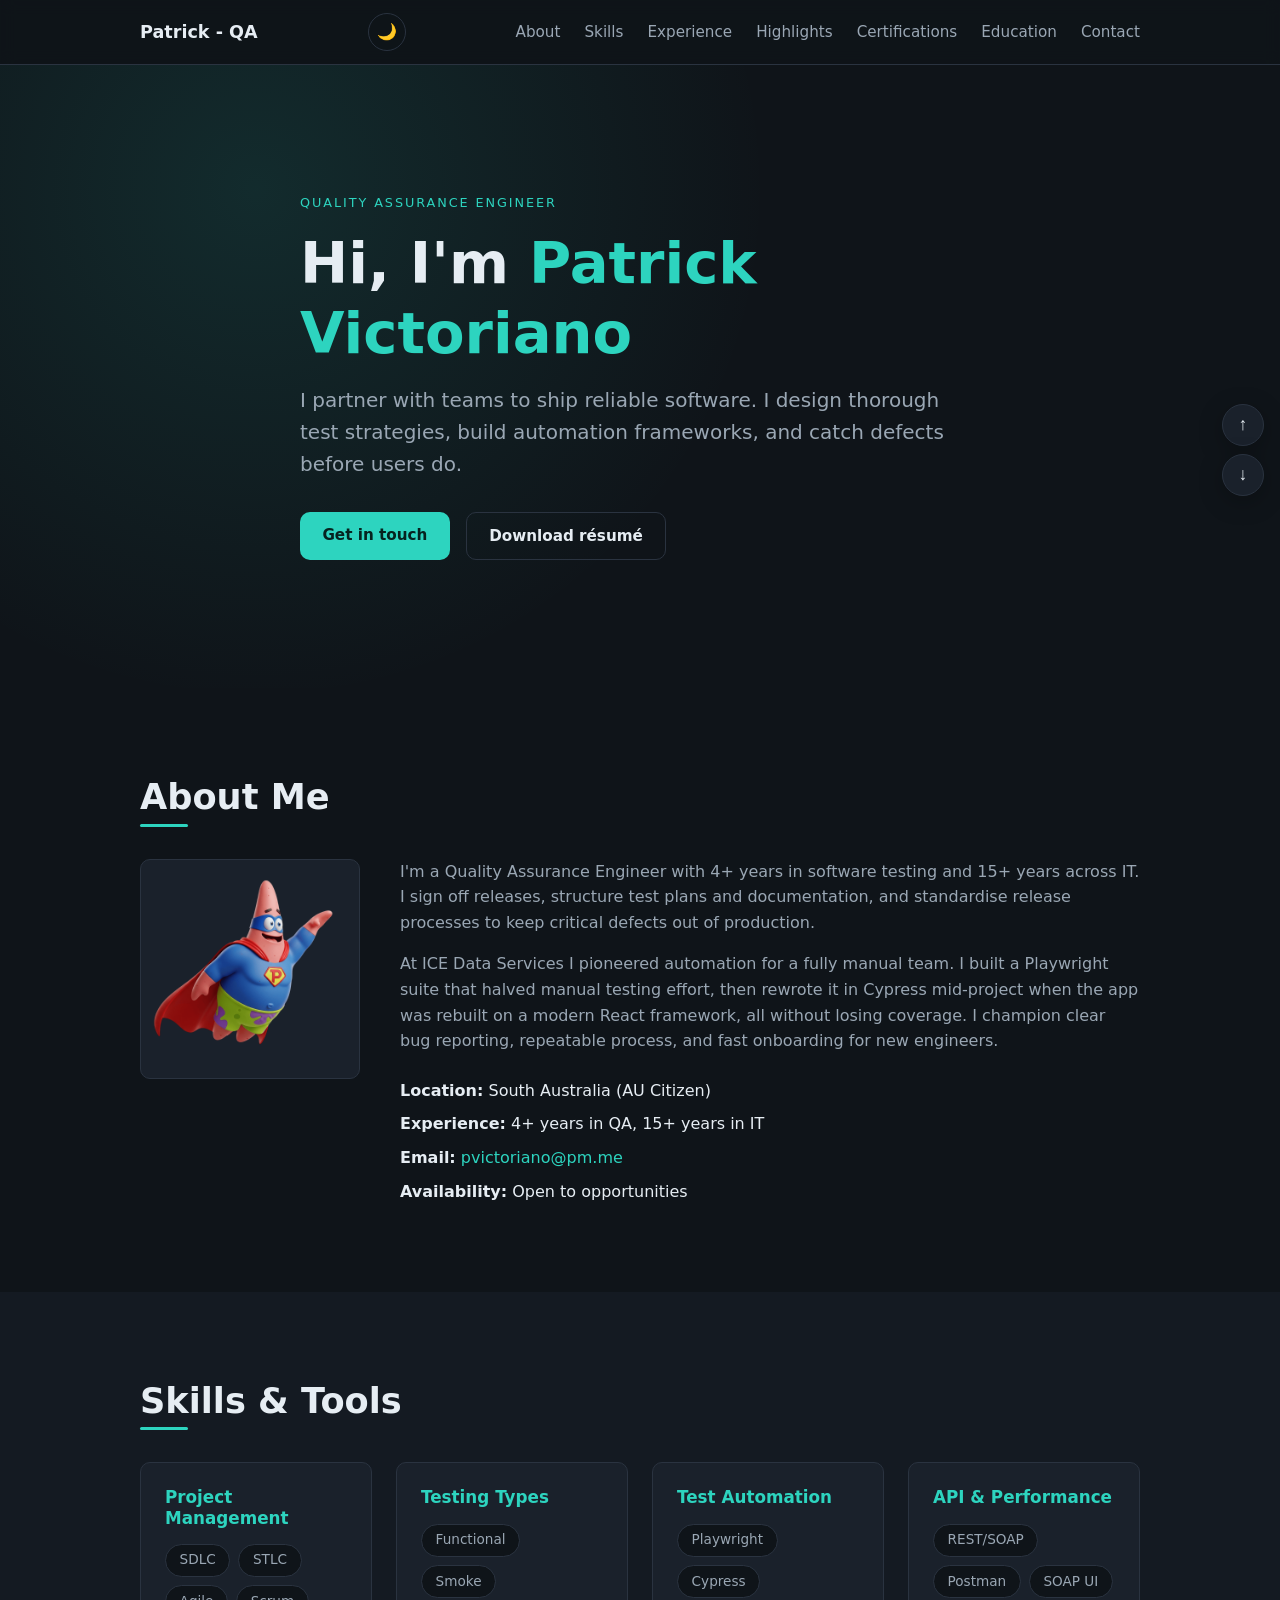
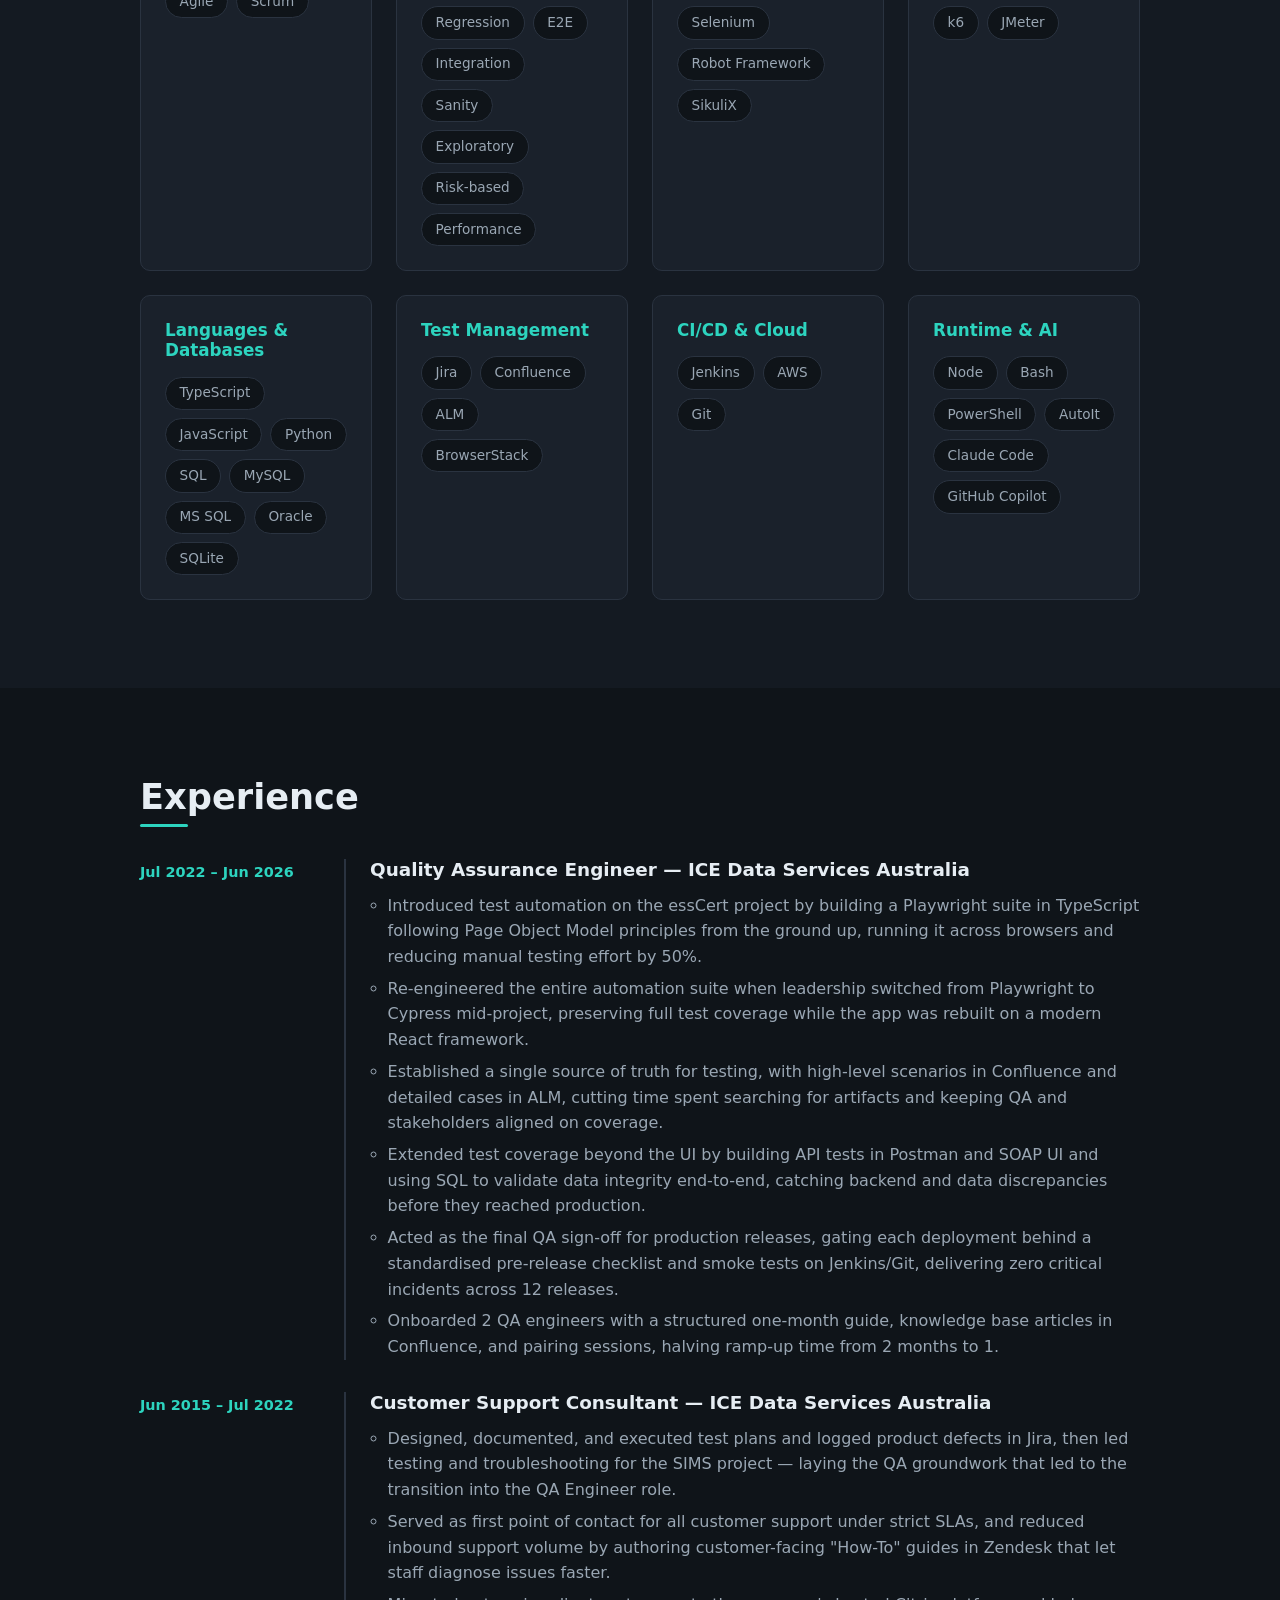
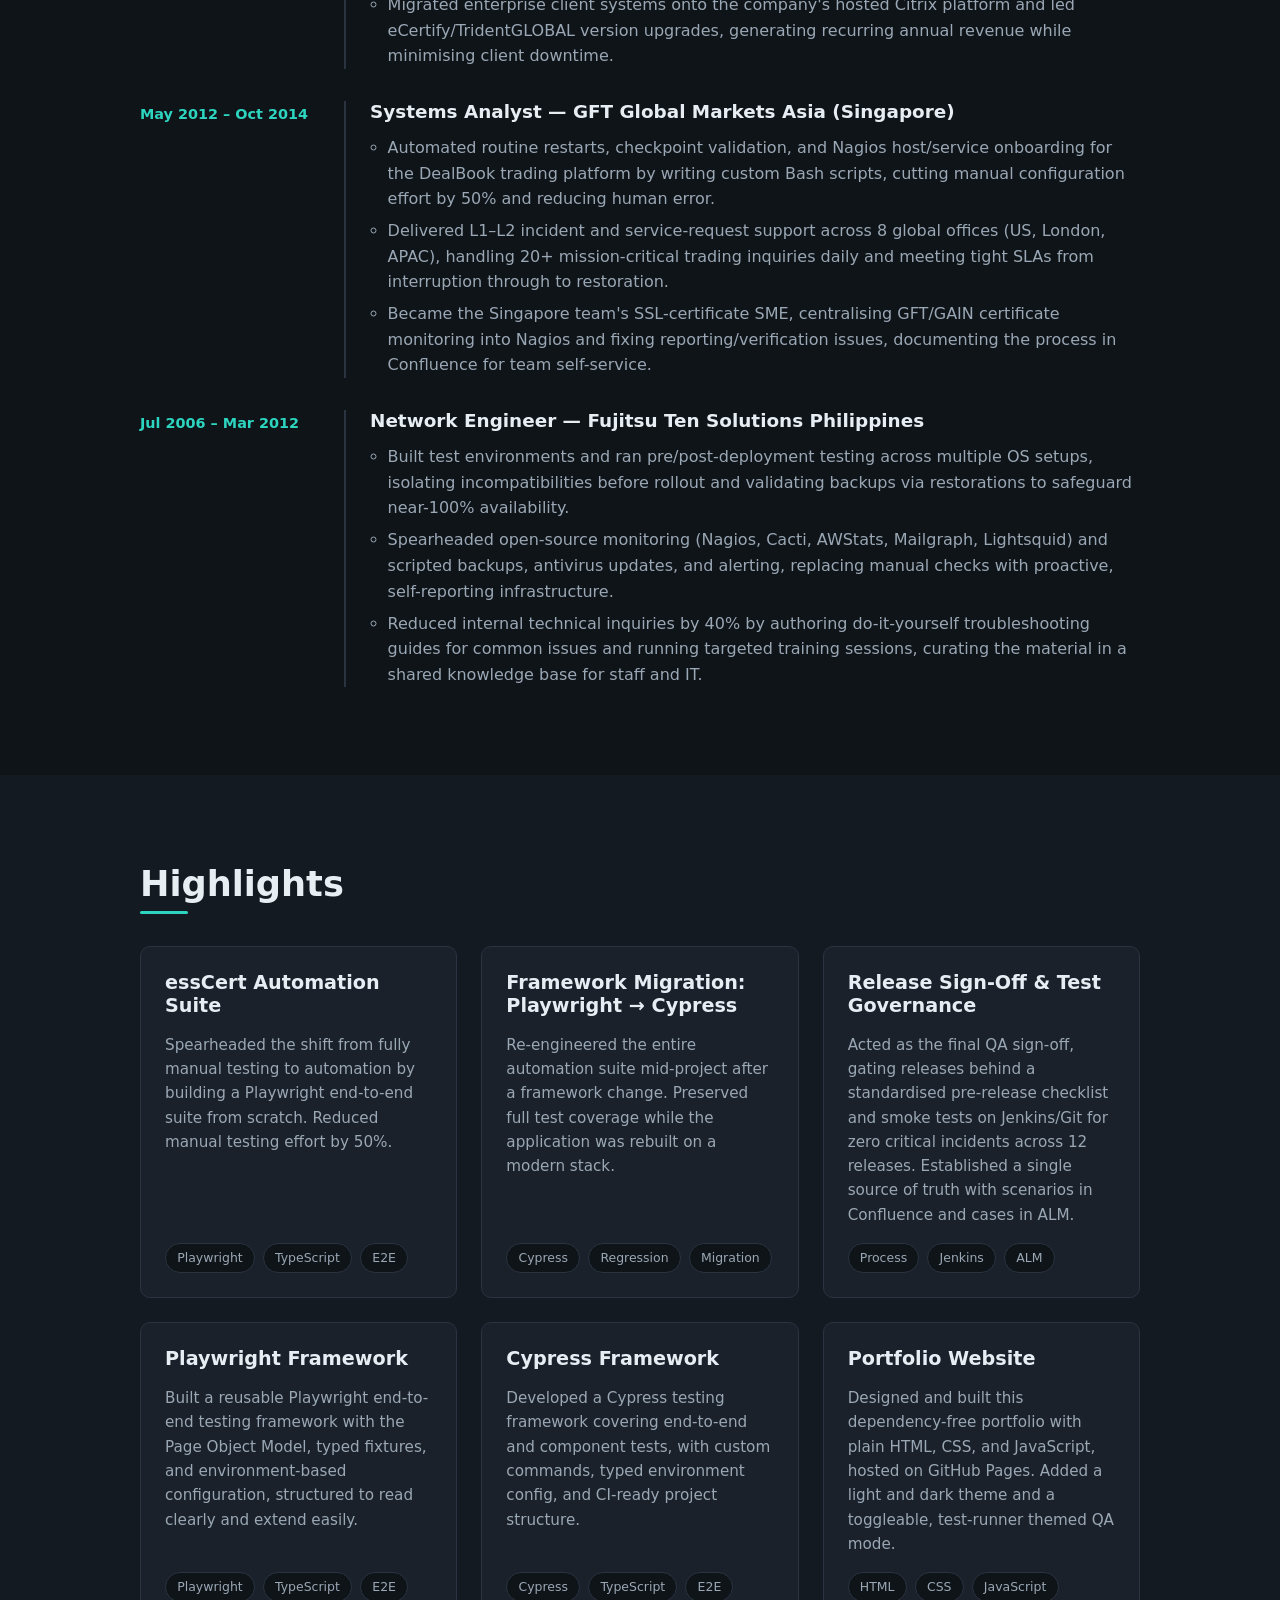
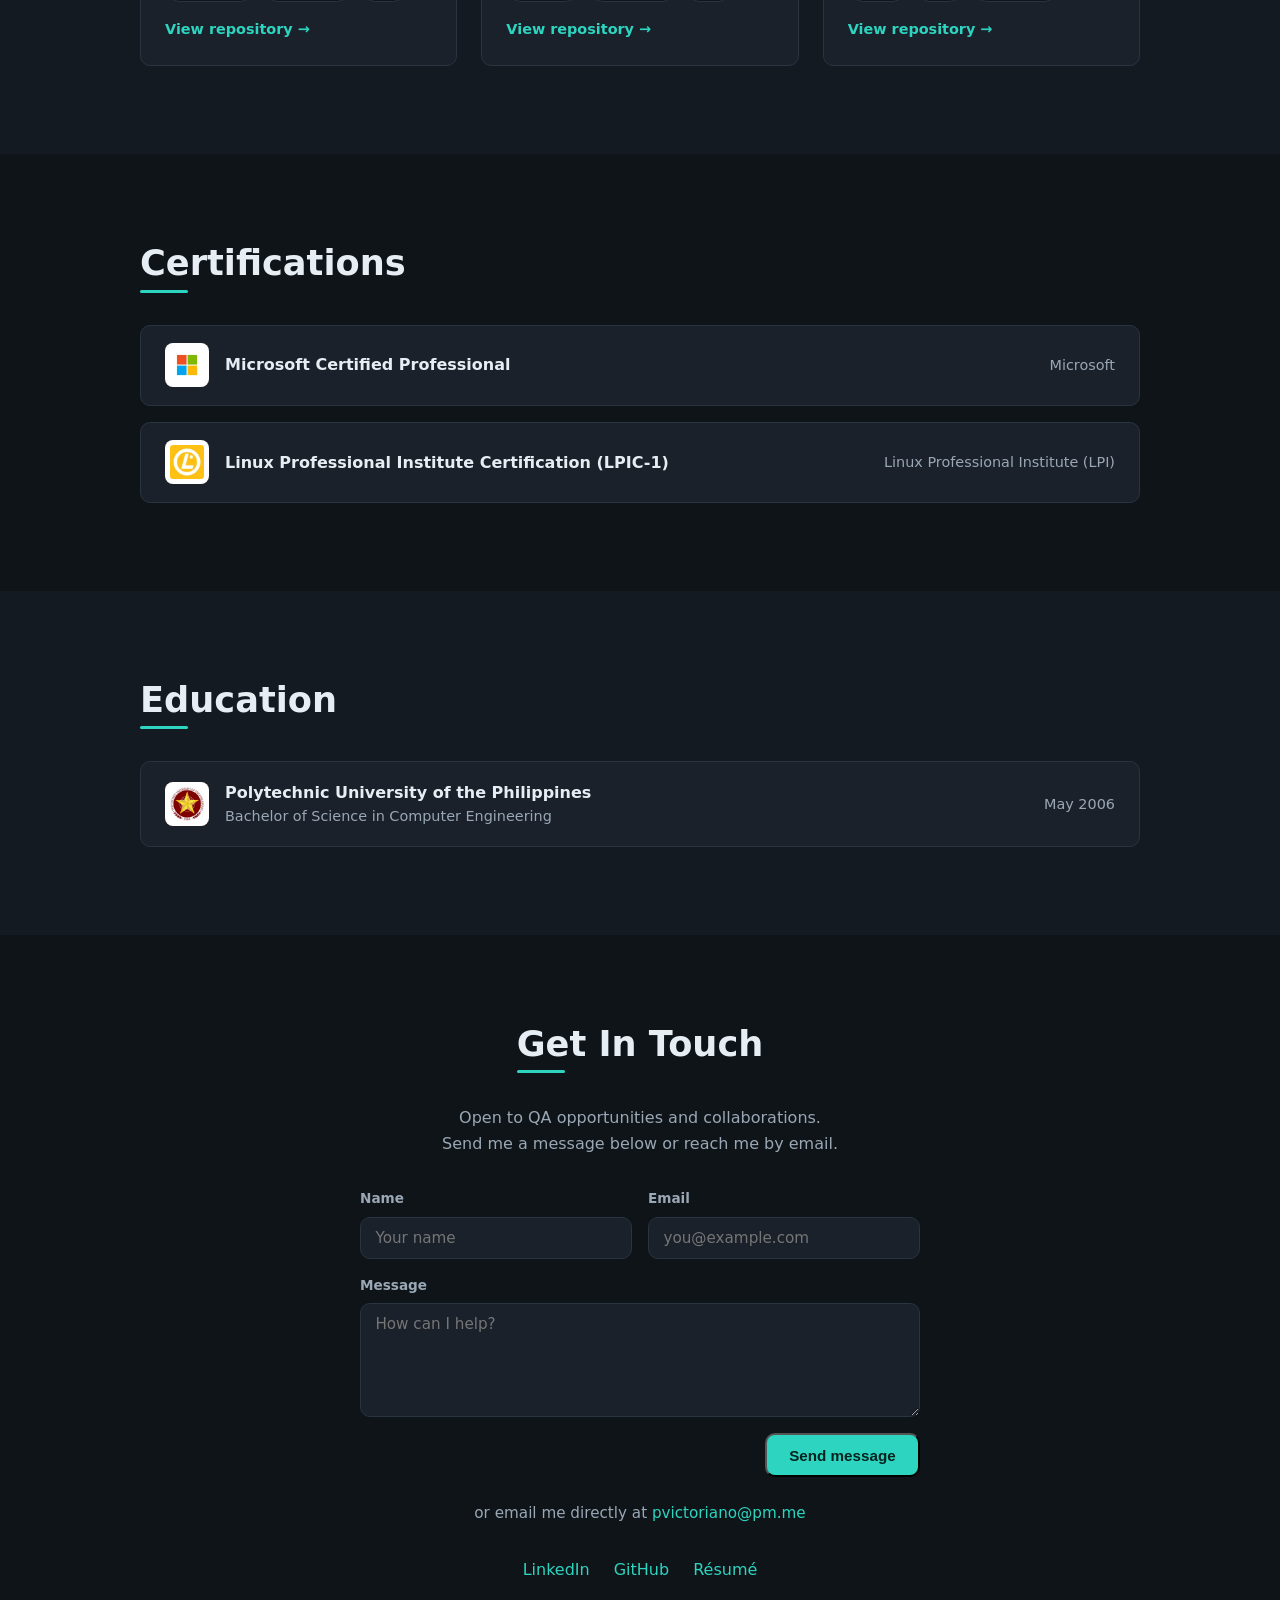
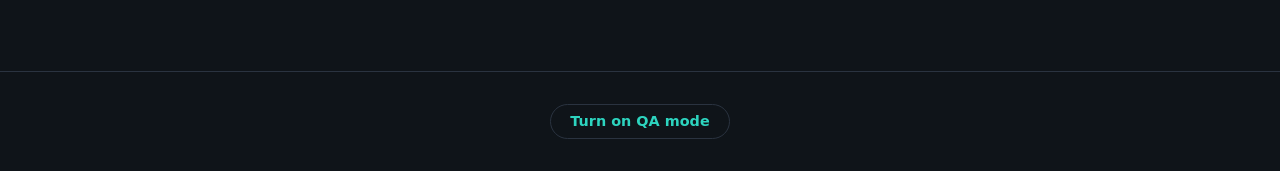
<file: index.html>
<!doctype html>
<html lang="en">
  <head>
    <meta charset="UTF-8" />
    <meta name="viewport" content="width=device-width, initial-scale=1.0" />
    <meta
      name="description"
      content="Portfolio of Patrick Victoriano, QA Engineer specialising in test automation, manual testing, and quality assurance."
    />
    <meta name="author" content="Patrick Victoriano" />
    <title>Patrick Victoriano — QA Engineer</title>
    <link rel="icon" type="image/svg+xml" href="assets/favicon.svg" />
    <link rel="preconnect" href="https://fonts.googleapis.com" />
    <link rel="preconnect" href="https://fonts.gstatic.com" crossorigin />
    <link
      href="https://fonts.googleapis.com/css2?family=Space+Grotesk:wght@500;600;700&family=Inter:wght@400;500;600&family=JetBrains+Mono:wght@400;500&display=swap"
      rel="stylesheet"
    />
    <link rel="stylesheet" href="css/style.css" />
    <link rel="stylesheet" href="css/qa-mode.css" />

    <!-- Cloudflare Turnstile — anti-spam CAPTCHA for the contact form.
         Formspree verifies the cf-turnstile-response token server-side. -->
    <script src="https://challenges.cloudflare.com/turnstile/v0/api.js" async defer></script>

    <!-- Apply saved view/theme before first paint to avoid a flash -->
    <script>
      ;(function () {
        if (localStorage.getItem("mode") === "qa") {
          document.documentElement.setAttribute("data-mode", "qa")
        }
        // New viewers default to dark theme; returning viewers keep their choice.
        var theme = localStorage.getItem("theme") || "dark"
        document.documentElement.setAttribute("data-theme", theme)
      })()
    </script>
  </head>
  <body>
    <!-- ===== Header / Navigation ===== -->
    <header class="site-header">
      <nav class="nav container" aria-label="Primary">
        <a href="#hero" class="nav__logo">Patrick - QA</a>
        <div class="nav__actions">
          <button class="theme-toggle" id="theme-toggle" type="button" aria-label="Toggle color theme">
            <span class="theme-toggle__icon" aria-hidden="true">🌙</span>
          </button>
          <button class="nav__toggle" aria-expanded="false" aria-controls="nav-menu" aria-label="Toggle navigation">
            <span></span><span></span><span></span>
          </button>
        </div>
        <ul class="nav__menu" id="nav-menu">
          <li><a href="#about">About</a></li>
          <li><a href="#skills">Skills</a></li>
          <li><a href="#experience">Experience</a></li>
          <li><a href="#projects">Highlights</a></li>
          <li><a href="#certifications">Certifications</a></li>
          <li><a href="#education">Education</a></li>
          <li><a href="#contact">Contact</a></li>
        </ul>
      </nav>
    </header>

    <main>
      <!-- ===== Hero ===== -->
      <section id="hero" class="hero">
        <div class="container hero__inner">
          <p class="status qa-only" role="status">
            <span class="status__dot" aria-hidden="true"></span>
            <span class="status__pass">✓ Open to work</span>
            <span class="status__sep">·</span> South Australia <span class="status__sep">·</span> QA Engineer
          </p>
          <p class="hero__eyebrow">Quality Assurance Engineer</p>
          <h1 class="hero__title">Hi, I'm <span class="accent">Patrick Victoriano</span></h1>
          <p class="hero__subtitle">
            I partner with teams to ship reliable software. I design thorough test strategies, build automation frameworks, and catch defects before
            users do.
          </p>
          <div class="hero__actions">
            <a href="#contact" class="btn btn--primary">Get in touch</a>
            <a href="assets/pvictoriano-resume-qa.pdf" class="btn btn--ghost" target="_blank" rel="noopener">Download résumé</a>
          </div>

          <!-- Test run (QA mode only) -->
          <p class="eyebrow qa-only">expect(candidate).toPass()</p>
          <pre class="run qa-only" aria-hidden="true"><span class="run__cmd">$ npx playwright test</span>
<span class="run__ok">✓</span> manual + automated testing  <span class="run__dim">(4+ y)</span>
<span class="run__ok">✓</span> playwright · typescript     <span class="run__dim">passed</span>
<span class="run__ok">✓</span> cypress · frameworks        <span class="run__dim">passed</span>
<span class="run__sum">3 passed</span> · 0 failed · open to new roles</pre>
        </div>
      </section>

      <!-- ===== About ===== -->
      <section id="about" class="section">
        <div class="container">
          <p class="eyebrow qa-only">expect(background).toBeSolid()</p>
          <h2 class="section__title">About Me</h2>
          <div class="about">
            <img class="about__photo" src="assets/patrick-star-superhero.png" alt="Portrait of Patrick Victoriano" />
            <div class="about__text">
              <p>
                I'm a Quality Assurance Engineer with 4+ years in software testing and 15+ years across IT. I sign off releases,
                structure test plans and documentation, and standardise release processes to keep critical defects out of production.
              </p>
              <p>
                At ICE Data Services I pioneered automation for a fully manual team. I built a Playwright suite that halved manual testing effort,
                then rewrote it in Cypress mid-project when the app was rebuilt on a modern React framework, all without losing coverage. I champion clear bug reporting,
                repeatable process, and fast onboarding for new engineers.
              </p>
              <ul class="about__facts">
                <li><strong>Location:</strong> South Australia (AU Citizen)</li>
                <li><strong>Experience:</strong> 4+ years in QA, 15+ years in IT</li>
                <li><strong>Email:</strong> <a href="mailto:pvictoriano@pm.me">pvictoriano@pm.me</a></li>
                <li><strong>Availability:</strong> Open to opportunities</li>
              </ul>
            </div>
          </div>
        </div>
      </section>

      <!-- ===== Skills ===== -->
      <section id="skills" class="section section--alt">
        <div class="container">
          <p class="eyebrow qa-only">expect(stack).toBeBattleTested()</p>
          <h2 class="section__title">Skills &amp; Tools</h2>
          <div class="skills">
            <div class="skills__group">
              <h3>Project Management</h3>
              <ul class="tags">
                <li>SDLC</li>
                <li>STLC</li>
                <li>Agile</li>
                <li>Scrum</li>
              </ul>
            </div>
            <div class="skills__group">
              <h3>Testing Types</h3>
              <ul class="tags">
                <li>Functional</li>
                <li>Smoke</li>
                <li>Regression</li>
                <li>E2E</li>
                <li>Integration</li>
                <li>Sanity</li>
                <li>Exploratory</li>
                <li>Risk-based</li>
                <li>Performance</li>
              </ul>
            </div>
            <div class="skills__group">
              <h3>Test Automation</h3>
              <ul class="tags">
                <li>Playwright</li>
                <li>Cypress</li>
                <li>Selenium</li>
                <li>Robot Framework</li>
                <li>SikuliX</li>
              </ul>
            </div>
            <div class="skills__group">
              <h3>API &amp; Performance</h3>
              <ul class="tags">
                <li>REST/SOAP</li>
                <li>Postman</li>
                <li>SOAP UI</li>
                <li>k6</li>
                <li>JMeter</li>
              </ul>
            </div>
            <div class="skills__group">
              <h3>Languages &amp; Databases</h3>
              <ul class="tags">
                <li>TypeScript</li>
                <li>JavaScript</li>
                <li>Python</li>
                <li>SQL</li>
                <li>MySQL</li>
                <li>MS SQL</li>
                <li>Oracle</li>
                <li>SQLite</li>
              </ul>
            </div>
            <div class="skills__group">
              <h3>Test Management</h3>
              <ul class="tags">
                <li>Jira</li>
                <li>Confluence</li>
                <li>ALM</li>
                <li>BrowserStack</li>
              </ul>
            </div>
            <div class="skills__group">
              <h3>CI/CD &amp; Cloud</h3>
              <ul class="tags">
                <li>Jenkins</li>
                <li>AWS</li>
                <li>Git</li>
              </ul>
            </div>
            <div class="skills__group">
              <h3>Runtime &amp; AI</h3>
              <ul class="tags">
                <li>Node</li>
                <li>Bash</li>
                <li>PowerShell</li>
                <li>AutoIt</li>
                <li>Claude Code</li>
                <li>GitHub Copilot</li>
              </ul>
            </div>
          </div>
        </div>
      </section>

      <!-- ===== Experience ===== -->
      <section id="experience" class="section">
        <div class="container">
          <p class="eyebrow qa-only">expect(experience).toBeProven()</p>
          <h2 class="section__title">Experience</h2>
          <ol class="timeline">
            <li class="timeline__item">
              <div class="timeline__meta">
                <span class="timeline__date">Jul 2022 – Jun 2026</span>
              </div>
              <div class="timeline__content">
                <h3>Quality Assurance Engineer — ICE Data Services Australia</h3>
                <ul>
                  <li>
                    Introduced test automation on the essCert project by building a Playwright suite in TypeScript following Page Object Model principles
                    from the ground up, running it across browsers and reducing manual testing effort by 50%.
                  </li>
                  <li>
                    Re-engineered the entire automation suite when leadership switched from Playwright to Cypress mid-project, preserving full test
                    coverage while the app was rebuilt on a modern React framework.
                  </li>
                  <li>
                    Established a single source of truth for testing, with high-level scenarios in Confluence and detailed cases in ALM, cutting time
                    spent searching for artifacts and keeping QA and stakeholders aligned on coverage.
                  </li>
                  <li>
                    Extended test coverage beyond the UI by building API tests in Postman and SOAP UI and using SQL to validate data integrity
                    end-to-end, catching backend and data discrepancies before they reached production.
                  </li>
                  <li>
                    Acted as the final QA sign-off for production releases, gating each deployment behind a standardised pre-release checklist and smoke
                    tests on Jenkins/Git, delivering zero critical incidents across 12 releases.
                  </li>
                  <li>
                    Onboarded 2 QA engineers with a structured one-month guide, knowledge base articles in Confluence, and pairing sessions, halving
                    ramp-up time from 2 months to 1.
                  </li>
                </ul>
              </div>
            </li>
            <li class="timeline__item">
              <div class="timeline__meta">
                <span class="timeline__date">Jun 2015 – Jul 2022</span>
              </div>
              <div class="timeline__content">
                <h3>Customer Support Consultant — ICE Data Services Australia</h3>
                <ul>
                  <li>
                    Designed, documented, and executed test plans and logged product defects in Jira, then led testing and troubleshooting for the SIMS
                    project — laying the QA groundwork that led to the transition into the QA Engineer role.
                  </li>
                  <li>
                    Served as first point of contact for all customer support under strict SLAs, and reduced inbound support volume by authoring
                    customer-facing "How-To" guides in Zendesk that let staff diagnose issues faster.
                  </li>
                  <li>
                    Migrated enterprise client systems onto the company's hosted Citrix platform and led eCertify/TridentGLOBAL version upgrades,
                    generating recurring annual revenue while minimising client downtime.
                  </li>
                </ul>
              </div>
            </li>
            <li class="timeline__item">
              <div class="timeline__meta">
                <span class="timeline__date">May 2012 – Oct 2014</span>
              </div>
              <div class="timeline__content">
                <h3>Systems Analyst — GFT Global Markets Asia (Singapore)</h3>
                <ul>
                  <li>
                    Automated routine restarts, checkpoint validation, and Nagios host/service onboarding for the DealBook trading platform by writing
                    custom Bash scripts, cutting manual configuration effort by 50% and reducing human error.
                  </li>
                  <li>
                    Delivered L1–L2 incident and service-request support across 8 global offices (US, London, APAC), handling 20+ mission-critical
                    trading inquiries daily and meeting tight SLAs from interruption through to restoration.
                  </li>
                  <li>
                    Became the Singapore team's SSL-certificate SME, centralising GFT/GAIN certificate monitoring into Nagios and fixing
                    reporting/verification issues, documenting the process in Confluence for team self-service.
                  </li>
                </ul>
              </div>
            </li>
            <li class="timeline__item">
              <div class="timeline__meta">
                <span class="timeline__date">Jul 2006 – Mar 2012</span>
              </div>
              <div class="timeline__content">
                <h3>Network Engineer — Fujitsu Ten Solutions Philippines</h3>
                <ul>
                  <li>
                    Built test environments and ran pre/post-deployment testing across multiple OS setups, isolating incompatibilities before rollout
                    and validating backups via restorations to safeguard near-100% availability.
                  </li>
                  <li>
                    Spearheaded open-source monitoring (Nagios, Cacti, AWStats, Mailgraph, Lightsquid) and scripted backups, antivirus updates, and
                    alerting, replacing manual checks with proactive, self-reporting infrastructure.
                  </li>
                  <li>
                    Reduced internal technical inquiries by 40% by authoring do-it-yourself troubleshooting guides for common issues and running
                    targeted training sessions, curating the material in a shared knowledge base for staff and IT.
                  </li>
                </ul>
              </div>
            </li>
          </ol>
        </div>
      </section>

      <!-- ===== Projects ===== -->
      <section id="projects" class="section section--alt">
        <div class="container">
          <p class="eyebrow qa-only">expect(work).toShipReliably()</p>
          <h2 class="section__title">Highlights</h2>
          <div class="projects">
            <article class="card">
              <h3 class="card__title">essCert Automation Suite</h3>
              <p class="card__desc">
                Spearheaded the shift from fully manual testing to automation by building a Playwright end-to-end suite from scratch. Reduced manual
                testing effort by 50%.
              </p>
              <ul class="tags tags--sm">
                <li>Playwright</li>
                <li>TypeScript</li>
                <li>E2E</li>
              </ul>
            </article>

            <article class="card">
              <h3 class="card__title">Framework Migration: Playwright → Cypress</h3>
              <p class="card__desc">
                Re-engineered the entire automation suite mid-project after a framework change. Preserved full test coverage while the application was
                rebuilt on a modern stack.
              </p>
              <ul class="tags tags--sm">
                <li>Cypress</li>
                <li>Regression</li>
                <li>Migration</li>
              </ul>
            </article>

            <article class="card">
              <h3 class="card__title">Release Sign-Off &amp; Test Governance</h3>
              <p class="card__desc">
                Acted as the final QA sign-off, gating releases behind a standardised pre-release checklist and smoke tests on Jenkins/Git for zero
                critical incidents across 12 releases. Established a single source of truth with scenarios in Confluence and cases in ALM.
              </p>
              <ul class="tags tags--sm">
                <li>Process</li>
                <li>Jenkins</li>
                <li>ALM</li>
              </ul>
            </article>

            <article class="card">
              <h3 class="card__title">Playwright Framework</h3>
              <p class="card__desc">
                Built a reusable Playwright end-to-end testing framework with the Page Object Model, typed fixtures, and environment-based
                configuration, structured to read clearly and extend easily.
              </p>
              <ul class="tags tags--sm">
                <li>Playwright</li>
                <li>TypeScript</li>
                <li>E2E</li>
              </ul>
              <div class="card__links">
                <a href="https://github.com/pvictoriano-gh/playwright-framework" target="_blank" rel="noopener">View repository →</a>
              </div>
            </article>

            <article class="card">
              <h3 class="card__title">Cypress Framework</h3>
              <p class="card__desc">
                Developed a Cypress testing framework covering end-to-end and component tests, with custom commands, typed environment config, and
                CI-ready project structure.
              </p>
              <ul class="tags tags--sm">
                <li>Cypress</li>
                <li>TypeScript</li>
                <li>E2E</li>
              </ul>
              <div class="card__links">
                <a href="https://github.com/pvictoriano-gh/cypress-framework" target="_blank" rel="noopener">View repository →</a>
              </div>
            </article>

            <article class="card">
              <h3 class="card__title">Portfolio Website</h3>
              <p class="card__desc">
                Designed and built this dependency-free portfolio with plain HTML, CSS, and JavaScript, hosted on GitHub Pages. Added a light and dark
                theme and a toggleable, test-runner themed QA mode.
              </p>
              <ul class="tags tags--sm">
                <li>HTML</li>
                <li>CSS</li>
                <li>JavaScript</li>
              </ul>
              <div class="card__links">
                <a href="https://github.com/pvictoriano-gh/pvictoriano-gh.github.io" target="_blank" rel="noopener">View repository →</a>
              </div>
            </article>
          </div>
        </div>
      </section>

      <!-- ===== Certifications ===== -->
      <section id="certifications" class="section">
        <div class="container">
          <p class="eyebrow qa-only">expect(certs).toBeOnRecord()</p>
          <h2 class="section__title">Certifications</h2>
          <ul class="certs">
            <li class="certs__item">
              <img class="certs__logo" src="assets/microsoft_logo.jpg" alt="Microsoft logo" />
              <span class="certs__name">Microsoft Certified Professional</span>
              <span class="certs__issuer">Microsoft</span>
            </li>
            <li class="certs__item">
              <img class="certs__logo" src="assets/linux_logo.jpg" alt="Linux Professional Institute logo" />
              <span class="certs__name">Linux Professional Institute Certification (LPIC-1)</span>
              <span class="certs__issuer">Linux Professional Institute (LPI)</span>
            </li>
          </ul>
        </div>
      </section>

      <!-- ===== Education ===== -->
      <section id="education" class="section section--alt">
        <div class="container">
          <p class="eyebrow qa-only">expect(degree).toExist()</p>
          <h2 class="section__title">Education</h2>
          <ul class="certs">
            <li class="certs__item">
              <img class="certs__logo" src="assets/school.jpg" alt="Polytechnic University of the Philippines logo" />
              <div class="certs__text">
                <span class="certs__name">Polytechnic University of the Philippines</span>
                <span class="certs__sub">Bachelor of Science in Computer Engineering</span>
              </div>
              <span class="certs__issuer">May 2006</span>
            </li>
          </ul>
        </div>
      </section>

      <!-- ===== Contact ===== -->
      <section id="contact" class="section">
        <div class="container contact">
          <p class="eyebrow qa-only">expect(reply).toBeReceived()</p>
          <h2 class="section__title">Get In Touch</h2>
          <p class="contact__lead">Open to QA opportunities and collaborations.<br />Send me a message below or reach me by email.</p>

          <!--
          Contact form powered by Formspree (free tier).
          1. Sign up at https://formspree.io and create a new form.
          2. Replace YOUR_FORM_ID below with the ID Formspree gives you.
          Static GitHub Pages sites can't process forms server-side, so a
          service like Formspree handles delivery to your inbox.
        -->
          <form id="contact-form" class="contact__form" action="https://formspree.io/f/xzdldlkl" method="POST">
            <div class="form__row">
              <label class="form__field">
                <span>Name</span>
                <input type="text" name="name" placeholder="Your name" required />
              </label>
              <label class="form__field">
                <span>Email</span>
                <input type="email" name="email" placeholder="you@example.com" required />
              </label>
            </div>
            <label class="form__field">
              <span>Message</span>
              <textarea name="message" rows="5" placeholder="How can I help?" required></textarea>
            </label>
            <!-- Honeypot: Formspree drops any submission where this is filled.
                 Hidden from real users via CSS; do not remove the _gotcha name. -->
            <div class="form__honeypot" aria-hidden="true">
              <label>Leave this field empty<input type="text" name="_gotcha" tabindex="-1" autocomplete="off" /></label>
            </div>
            <!-- Submit button with the Cloudflare Turnstile widget to its right.
                 Turnstile produces a cf-turnstile-response token that Formspree
                 verifies server-side. -->
            <div class="form__submit-row">
              <div class="cf-turnstile" data-sitekey="0x4AAAAAADsVRvM360_g7hv0" data-theme="auto"></div>
              <button type="submit" class="btn btn--primary">Send message</button>
            </div>
          </form>
          <p id="form-status" class="form__status" role="status" aria-live="polite" hidden></p>

          <p class="contact__or">
            or email me directly at
            <a href="mailto:pvictoriano@pm.me">pvictoriano@pm.me</a>
          </p>
          <ul class="contact__links">
            <li><a href="https://www.linkedin.com/in/pvictoriano">LinkedIn</a></li>
            <li><a href="https://github.com/pvictoriano-gh">GitHub</a></li>
            <li><a href="assets/pvictoriano-resume-qa.pdf" target="_blank" rel="noopener">Résumé</a></li>
          </ul>
        </div>
      </section>
    </main>

    <!-- ===== Footer ===== -->
    <footer class="site-footer">
      <div class="container">
        <p>
          <button id="qa-toggle" class="qa-switch" type="button" aria-pressed="false">Turn on QA mode</button>
        </p>
      </div>
    </footer>

    <!-- ===== Scroll controls ===== -->
    <div class="scroll-controls">
      <button class="scroll-btn" id="scroll-top" type="button" aria-label="Scroll to top" title="Scroll to top">↑</button>
      <button class="scroll-btn" id="scroll-bottom" type="button" aria-label="Scroll to bottom" title="Scroll to bottom">↓</button>
    </div>

    <script>
      // Mobile nav toggle
      const toggle = document.querySelector(".nav__toggle")
      const menu = document.getElementById("nav-menu")
      toggle.addEventListener("click", () => {
        const open = menu.classList.toggle("nav__menu--open")
        toggle.setAttribute("aria-expanded", String(open))
      })
      menu.addEventListener("click", (e) => {
        if (e.target.tagName === "A") {
          menu.classList.remove("nav__menu--open")
          toggle.setAttribute("aria-expanded", "false")
        }
      })

      // Theme toggle with persistence
      const themeToggle = document.getElementById("theme-toggle")
      const icon = themeToggle.querySelector(".theme-toggle__icon")
      const stored = localStorage.getItem("theme")
      // New viewers default to dark theme; returning viewers keep their choice.
      const initial = stored || "dark"

      function applyTheme(theme) {
        document.documentElement.setAttribute("data-theme", theme)
        icon.textContent = theme === "light" ? "☀️" : "🌙"
      }
      applyTheme(initial)

      themeToggle.addEventListener("click", () => {
        const next = document.documentElement.getAttribute("data-theme") === "light" ? "dark" : "light"
        applyTheme(next)
        localStorage.setItem("theme", next)
      })

      // QA mode — re-skins the whole page in the test-runner style.
      // The data-mode attribute is set pre-paint by the <head> script;
      // here we just sync the button label and handle clicks.
      const qaToggle = document.getElementById("qa-toggle")

      function applyMode(mode) {
        const isQa = mode === "qa"
        document.documentElement.setAttribute("data-mode", isQa ? "qa" : "standard")
        qaToggle.setAttribute("aria-pressed", String(isQa))
        qaToggle.textContent = isQa ? "Turn off QA mode" : "Turn on QA mode"
      }
      applyMode(localStorage.getItem("mode"))

      qaToggle.addEventListener("click", () => {
        const next = document.documentElement.getAttribute("data-mode") === "qa" ? "standard" : "qa"
        applyMode(next)
        localStorage.setItem("mode", next)
        window.scrollTo({ top: 0, behavior: "instant" })
      })

      // Scroll controls — smooth scroll to the top / bottom of the page
      document.getElementById("scroll-top").addEventListener("click", () => {
        window.scrollTo({ top: 0, behavior: "smooth" })
      })
      document.getElementById("scroll-bottom").addEventListener("click", () => {
        window.scrollTo({ top: document.documentElement.scrollHeight, behavior: "smooth" })
      })

      // Contact form — submit via AJAX so the visitor stays on the page, then
      // show an inline confirmation. Cloudflare Turnstile adds its token as a
      // hidden cf-turnstile-response field, which FormData picks up and
      // Formspree verifies server-side.
      const contactForm = document.getElementById("contact-form")
      const formStatus = document.getElementById("form-status")

      function showStatus(message, ok) {
        formStatus.textContent = message
        formStatus.classList.toggle("form__status--error", !ok)
        formStatus.hidden = false
      }

      contactForm.addEventListener("submit", async (e) => {
        e.preventDefault()

        // Require the captcha before submitting. Only enforced when the widget
        // has loaded, so a blocked Turnstile script never traps real visitors.
        if (window.turnstile && !window.turnstile.getResponse()) {
          showStatus("Please complete the captcha.", false)
          return
        }

        const button = contactForm.querySelector("button[type='submit']")
        button.disabled = true

        try {
          const response = await fetch(contactForm.action, {
            method: "POST",
            body: new FormData(contactForm),
            headers: { Accept: "application/json" },
          })

          if (response.ok) {
            showStatus("✓ Thanks! Your message has been sent.", true)
            contactForm.reset()
            // Dismiss the confirmation on the next click anywhere on the page.
            document.addEventListener(
              "click",
              () => {
                formStatus.hidden = true
              },
              { once: true },
            )
          } else {
            const data = await response.json().catch(() => ({}))
            // Formspree may return either an `errors` array (field-level) or a
            // single `error` string (form-level, e.g. CAPTCHA/config issues).
            let msg = data.errors ? data.errors.map((err) => err.message).join(", ") : data.error || "Something went wrong. Please try again."
            // Normalise any Turnstile/captcha-worded server error to one message.
            if (/turnstile|captcha/i.test(msg)) msg = "Please complete the captcha."
            showStatus(msg, false)
          }
        } catch {
          showStatus("Network error. Please try again, or email me directly.", false)
        } finally {
          button.disabled = false
          // Reset Turnstile so the next submit gets a fresh token (tokens are
          // single-use). No-op if the widget script hasn't loaded.
          if (window.turnstile) window.turnstile.reset()
        }
      })
    </script>
  </body>
</html>
</file>
<file: css/style.css>
/* ============================================================
   Patrick — QA Engineer Portfolio
   Plain CSS, no frameworks. Edit the variables below to
   quickly re-theme the whole site.
   ============================================================ */

:root {
  --color-bg: #0f1419;
  --color-surface: #1a212b;
  --color-surface-alt: #141a22;
  --color-text: #e6edf3;
  --color-muted: #9aa7b4;
  --color-accent: #2dd4bf;
  --color-accent-dark: #14b8a6;
  --color-border: #2a3340;

  --font-sans: system-ui, -apple-system, "Segoe UI", Roboto, Helvetica, Arial, sans-serif;
  --max-width: 1040px;
  --radius: 10px;
  --shadow: 0 6px 24px rgba(0, 0, 0, 0.25);
}

/* Light theme — applied when <html data-theme="light"> */
[data-theme="light"] {
  --color-bg: #f7f9fb;
  --color-surface: #ffffff;
  --color-surface-alt: #eef2f6;
  --color-text: #1a212b;
  --color-muted: #5a6776;
  --color-accent: #0d9488;
  --color-accent-dark: #0f766e;
  --color-border: #d8e0e8;
  --shadow: 0 6px 24px rgba(15, 20, 25, 0.08);
}

body {
  transition: background-color 0.3s, color 0.3s;
}

/* ===== Reset / base ===== */
*,
*::before,
*::after {
  box-sizing: border-box;
  margin: 0;
}

html {
  scroll-behavior: smooth;
}

body {
  font-family: var(--font-sans);
  background-color: var(--color-bg);
  color: var(--color-text);
  line-height: 1.6;
  -webkit-font-smoothing: antialiased;
}

a {
  color: var(--color-accent);
  text-decoration: none;
}

a:hover {
  text-decoration: underline;
}

img {
  max-width: 100%;
  display: block;
}

h1, h2, h3 {
  line-height: 1.2;
  font-weight: 700;
}

.container {
  width: 100%;
  max-width: var(--max-width);
  margin-inline: auto;
  padding-inline: 1.25rem;
}

/* ===== Header / Nav ===== */
.site-header {
  position: sticky;
  top: 0;
  z-index: 50;
  background-color: rgba(15, 20, 25, 0.85);
  backdrop-filter: blur(8px);
  border-bottom: 1px solid var(--color-border);
}

.nav {
  display: flex;
  align-items: center;
  justify-content: space-between;
  min-height: 64px;
}

.nav__logo {
  font-weight: 700;
  font-size: 1.1rem;
  color: var(--color-text);
}

.nav__menu {
  list-style: none;
  display: flex;
  gap: 1.5rem;
  padding: 0;
}

.nav__menu a {
  color: var(--color-muted);
  font-size: 0.95rem;
  transition: color 0.2s;
}

.nav__menu a:hover {
  color: var(--color-text);
  text-decoration: none;
}

.nav__toggle {
  display: none;
  flex-direction: column;
  gap: 5px;
  background: none;
  border: 0;
  cursor: pointer;
  padding: 0.4rem;
}

.nav__toggle span {
  width: 24px;
  height: 2px;
  background: var(--color-text);
  border-radius: 2px;
}

/* ===== Buttons ===== */
.btn {
  display: inline-block;
  padding: 0.7rem 1.4rem;
  border-radius: var(--radius);
  font-weight: 600;
  font-size: 0.95rem;
  transition: transform 0.15s, background-color 0.2s, border-color 0.2s;
}

.btn:hover {
  text-decoration: none;
  transform: translateY(-2px);
}

.btn--primary {
  background-color: var(--color-accent);
  color: #06231f;
}

.btn--primary:hover {
  background-color: var(--color-accent-dark);
}

.btn--ghost {
  border: 1px solid var(--color-border);
  color: var(--color-text);
}

.btn--ghost:hover {
  border-color: var(--color-accent);
}

/* ===== Hero ===== */
.hero {
  padding: clamp(4rem, 12vw, 8rem) 0;
  background: radial-gradient(circle at 20% 20%, rgba(45, 212, 191, 0.12), transparent 45%);
}

.hero__inner {
  max-width: 720px;
}

.hero__eyebrow {
  text-transform: uppercase;
  letter-spacing: 0.15em;
  font-size: 0.8rem;
  color: var(--color-accent);
  margin-bottom: 1rem;
}

.hero__title {
  font-size: clamp(2.2rem, 6vw, 3.6rem);
  margin-bottom: 1rem;
}

.accent {
  color: var(--color-accent);
}

.hero__subtitle {
  font-size: clamp(1rem, 2.5vw, 1.25rem);
  color: var(--color-muted);
  margin-bottom: 2rem;
}

.hero__actions {
  display: flex;
  flex-wrap: wrap;
  gap: 1rem;
}

/* ===== Sections ===== */
.section {
  padding: clamp(3rem, 8vw, 5.5rem) 0;
}

.section--alt {
  background-color: var(--color-surface-alt);
}

.section__title {
  font-size: clamp(1.6rem, 4vw, 2.2rem);
  margin-bottom: 2.5rem;
  position: relative;
  display: inline-block;
}

.section__title::after {
  content: "";
  position: absolute;
  left: 0;
  bottom: -0.5rem;
  width: 48px;
  height: 3px;
  background-color: var(--color-accent);
  border-radius: 2px;
}

/* ===== About ===== */
.about {
  display: grid;
  grid-template-columns: 220px 1fr;
  gap: 2.5rem;
  align-items: start;
}

.about__photo {
  width: 220px;
  height: 220px;
  object-fit: cover;
  border-radius: var(--radius);
  border: 1px solid var(--color-border);
  background-color: var(--color-surface);
}

.about__text p {
  margin-bottom: 1rem;
  color: var(--color-muted);
}

.about__facts {
  list-style: none;
  padding: 0;
  margin-top: 1.5rem;
  display: grid;
  gap: 0.5rem;
}

.about__facts strong {
  color: var(--color-text);
}

/* ===== Skills ===== */
.skills {
  display: grid;
  grid-template-columns: repeat(auto-fit, minmax(220px, 1fr));
  gap: 1.5rem;
}

.skills__group {
  background-color: var(--color-surface);
  border: 1px solid var(--color-border);
  border-radius: var(--radius);
  padding: 1.5rem;
}

.skills__group h3 {
  font-size: 1.05rem;
  margin-bottom: 1rem;
  color: var(--color-accent);
}

.tags {
  list-style: none;
  padding: 0;
  display: flex;
  flex-wrap: wrap;
  gap: 0.5rem;
}

.tags li {
  background-color: var(--color-bg);
  border: 1px solid var(--color-border);
  border-radius: 999px;
  padding: 0.3rem 0.85rem;
  font-size: 0.85rem;
  color: var(--color-muted);
}

.tags--sm li {
  font-size: 0.78rem;
  padding: 0.25rem 0.7rem;
}

/* ===== Timeline / Experience ===== */
.timeline {
  list-style: none;
  padding: 0;
  display: grid;
  gap: 2rem;
}

.timeline__item {
  display: grid;
  grid-template-columns: 180px 1fr;
  gap: 1.5rem;
}

.timeline__date {
  color: var(--color-accent);
  font-size: 0.9rem;
  font-weight: 600;
}

.timeline__content {
  border-left: 2px solid var(--color-border);
  padding-left: 1.5rem;
}

.timeline__content h3 {
  font-size: 1.15rem;
  margin-bottom: 0.75rem;
}

.timeline__content ul {
  color: var(--color-muted);
  padding-left: 1.1rem;
  display: grid;
  gap: 0.4rem;
}

/* ===== Projects ===== */
.projects {
  display: grid;
  grid-template-columns: repeat(auto-fit, minmax(260px, 1fr));
  gap: 1.5rem;
}

.card {
  background-color: var(--color-surface);
  border: 1px solid var(--color-border);
  border-radius: var(--radius);
  padding: 1.5rem;
  display: flex;
  flex-direction: column;
  gap: 1rem;
  transition: transform 0.15s, border-color 0.2s;
}

.card:hover {
  transform: translateY(-4px);
  border-color: var(--color-accent);
}

.card__title {
  font-size: 1.2rem;
}

.card__desc {
  color: var(--color-muted);
  font-size: 0.95rem;
  flex-grow: 1;
}

.card__links {
  display: flex;
  gap: 1.25rem;
  font-size: 0.9rem;
  font-weight: 600;
}

/* ===== Certifications ===== */
.certs {
  list-style: none;
  padding: 0;
  display: grid;
  gap: 1rem;
}

.certs__item {
  background-color: var(--color-surface);
  border: 1px solid var(--color-border);
  border-radius: var(--radius);
  padding: 1.1rem 1.5rem;
  display: flex;
  align-items: center;
  flex-wrap: wrap;
  gap: 0.5rem 1rem;
}

.certs__logo {
  width: 44px;
  height: 44px;
  object-fit: contain;
  border-radius: 8px;
  background-color: #ffffff;
  padding: 5px;
  flex-shrink: 0;
}

.certs__name {
  font-weight: 600;
}

.certs__text {
  display: flex;
  flex-direction: column;
}

.certs__sub {
  color: var(--color-muted);
  font-size: 0.9rem;
}

.certs__issuer {
  margin-left: auto;
  color: var(--color-muted);
  font-size: 0.9rem;
}

/* ===== Contact ===== */
.contact {
  text-align: center;
}

.contact .section__title {
  display: inline-block;
}

.contact__lead {
  color: var(--color-muted);
  max-width: 540px;
  margin: 0 auto 2rem;
}

.contact__links {
  list-style: none;
  padding: 0;
  margin-top: 2rem;
  display: flex;
  justify-content: center;
  flex-wrap: wrap;
  gap: 1.5rem;
}

/* ===== Footer ===== */
.site-footer {
  border-top: 1px solid var(--color-border);
  padding: 2rem 0;
  text-align: center;
  color: var(--color-muted);
  font-size: 0.9rem;
}

/* ===== Scroll controls ===== */
.scroll-controls {
  position: fixed;
  right: 1rem;
  top: 50%;
  transform: translateY(-50%);
  z-index: 60;
  display: flex;
  flex-direction: column;
  gap: 0.5rem;
}

.scroll-btn {
  width: 42px;
  height: 42px;
  display: inline-flex;
  align-items: center;
  justify-content: center;
  background-color: var(--color-surface);
  color: var(--color-text);
  border: 1px solid var(--color-border);
  border-radius: 999px;
  font-size: 1.1rem;
  line-height: 1;
  cursor: pointer;
  box-shadow: var(--shadow);
  transition: border-color 0.2s, color 0.2s, transform 0.15s;
}

.scroll-btn:hover {
  border-color: var(--color-accent);
  color: var(--color-accent);
  transform: translateY(-2px);
}

/* ===== Nav actions / theme toggle ===== */
.nav__actions {
  display: flex;
  align-items: center;
  gap: 0.5rem;
}

.theme-toggle {
  background: none;
  border: 1px solid var(--color-border);
  border-radius: 999px;
  width: 38px;
  height: 38px;
  display: inline-flex;
  align-items: center;
  justify-content: center;
  cursor: pointer;
  font-size: 1rem;
  line-height: 1;
  transition: border-color 0.2s, transform 0.15s;
}

.theme-toggle:hover {
  border-color: var(--color-accent);
  transform: translateY(-2px);
}

[data-theme="light"] .site-header {
  background-color: rgba(247, 249, 251, 0.85);
}

/* ===== Contact form ===== */
.contact__form {
  max-width: 560px;
  margin: 0 auto;
  text-align: left;
  display: grid;
  gap: 1rem;
}

.form__row {
  display: grid;
  grid-template-columns: 1fr 1fr;
  gap: 1rem;
}

.form__field {
  display: grid;
  gap: 0.4rem;
}

.form__field span {
  font-size: 0.85rem;
  font-weight: 600;
  color: var(--color-muted);
}

.form__field input,
.form__field textarea {
  width: 100%;
  background-color: var(--color-surface);
  border: 1px solid var(--color-border);
  border-radius: var(--radius);
  padding: 0.7rem 0.9rem;
  color: var(--color-text);
  font-family: inherit;
  font-size: 0.95rem;
  resize: vertical;
}

.form__field input:focus,
.form__field textarea:focus {
  outline: none;
  border-color: var(--color-accent);
  box-shadow: 0 0 0 3px rgba(45, 212, 191, 0.15);
}

.contact__form .btn {
  justify-self: start;
}

/* Turnstile widget + submit button on one row, top-aligned: widget on the left,
   button pushed to the right so it aligns with the message box / form's right edge. */
.form__submit-row {
  display: flex;
  align-items: flex-start;
  flex-wrap: wrap;
  gap: 1rem;
}

.form__submit-row .btn {
  margin-left: auto;
}

/* Honeypot — hidden anti-spam trap. Real visitors never see or fill this;
   bots that auto-fill every field will, and Formspree drops the submission.
   Hidden off-screen rather than display:none so naive bots still target it. */
.form__honeypot {
  position: absolute;
  left: -9999px;
  width: 1px;
  height: 1px;
  overflow: hidden;
}

.form__status {
  max-width: 560px;
  margin: 1rem auto 0;
  padding: 0.7rem 0.9rem;
  border-radius: var(--radius);
  font-size: 0.95rem;
  font-weight: 600;
  color: var(--color-accent);
  background-color: var(--color-surface);
  border: 1px solid var(--color-accent);
}

.form__status--error {
  color: #ef4444;
  border-color: #ef4444;
}

.contact__or {
  color: var(--color-muted);
  margin-top: 1.5rem;
  font-size: 0.95rem;
}

/* ===== Responsive ===== */
@media (max-width: 720px) {
  .nav__toggle {
    display: flex;
  }

  .nav__menu {
    position: absolute;
    top: 64px;
    left: 0;
    right: 0;
    flex-direction: column;
    gap: 0;
    background-color: var(--color-surface);
    border-bottom: 1px solid var(--color-border);
    max-height: 0;
    overflow: hidden;
    transition: max-height 0.3s ease;
  }

  .nav__menu--open {
    max-height: 340px;
  }

  .nav__menu li {
    border-top: 1px solid var(--color-border);
  }

  .nav__menu a {
    display: block;
    padding: 0.9rem 1.25rem;
  }

  .about {
    grid-template-columns: 1fr;
    justify-items: center;
    text-align: center;
  }

  .about__facts {
    text-align: left;
  }

  .timeline__item {
    grid-template-columns: 1fr;
    gap: 0.5rem;
  }

  .timeline__content {
    border-left: 0;
    padding-left: 0;
  }

  .form__row {
    grid-template-columns: 1fr;
  }
}
</file>
<file: css/qa-mode.css>
/* ============================================================
   QA Mode — a test-runner flavoured re-skin of the whole site.
   Activated by clicking "Turn on QA mode" in the footer, which
   sets <html data-mode="qa">. Everything here is
   scoped under that attribute, so the standard site is untouched
   until QA mode is on.

   Design language borrowed from the original /portfolio concept:
   light "paper" surface, indigo accent, Space Grotesk display
   type, JetBrains Mono accents, and pass/fail testing cues.
   ============================================================ */

/* Decorative QA-only elements are hidden in the standard view. */
.qa-only { display: none; }
/* Reveal QA-only elements in QA mode. Elements that need a different
   display (e.g. the status pill's inline-flex) override this below; those
   rules share this specificity and win by coming later in the source. */
html[data-mode="qa"] .qa-only { display: block; }

/* ---- Token remap: re-point the site's variables to the QA palette ----
   Theme-independent tokens (fonts, radius) live here; the colour palette
   has a light and a dark variant below, keyed on data-theme so the
   navbar dark/light toggle works in QA mode too. */
html[data-mode="qa"] {
  --font-display: "Space Grotesk", system-ui, sans-serif;
  --font-body: "Inter", system-ui, sans-serif;
  --font-mono: "JetBrains Mono", ui-monospace, "SF Mono", Menlo, monospace;

  --radius: 14px;
}

/* Light QA palette (default) */
html[data-mode="qa"],
html[data-mode="qa"][data-theme="light"] {
  --color-bg: #fcfcfd;          /* paper  */
  --color-surface: #ffffff;     /* panel  */
  --color-surface-alt: #f6f7f9; /* alt    */
  --color-text: #1a1d23;        /* ink    */
  --color-muted: #5c6470;
  --color-border: #e5e8ec;      /* line   */
  --color-accent: #5b4fe9;      /* indigo */
  --color-accent-dark: #4338ca;
  --shadow: 0 14px 40px -28px rgba(26, 29, 35, 0.4);

  --qa-faint: #8a92a0;
  --qa-pass: #15a24a;
  --qa-pass-bg: #e7f6ed;
}

/* Dark QA palette — same indigo/test-runner identity on a deep slate */
html[data-mode="qa"][data-theme="dark"] {
  --color-bg: #0e0f1a;
  --color-surface: #181a2a;
  --color-surface-alt: #12131f;
  --color-text: #e7e9f3;
  --color-muted: #9ca3b4;
  --color-border: #272a3d;
  --color-accent: #8b80ff;      /* lightened indigo for contrast on dark */
  --color-accent-dark: #7468f5;
  --shadow: 0 14px 40px -24px rgba(0, 0, 0, 0.7);

  --qa-faint: #6f7589;
  --qa-pass: #3ddc84;
  --qa-pass-bg: rgba(61, 220, 132, 0.12);
}

html[data-mode="qa"] body {
  font-family: var(--font-body);
}

/* Display type for all headings */
html[data-mode="qa"] h1,
html[data-mode="qa"] h2,
html[data-mode="qa"] h3,
html[data-mode="qa"] .section__title,
html[data-mode="qa"] .hero__title,
html[data-mode="qa"] .card__title {
  font-family: var(--font-display);
  letter-spacing: -0.02em;
}

/* ---- Header ---- */
html[data-mode="qa"] .site-header {
  backdrop-filter: saturate(160%) blur(10px);
}
html[data-mode="qa"][data-theme="light"] .site-header {
  background-color: rgba(252, 252, 253, 0.85);
}
html[data-mode="qa"][data-theme="dark"] .site-header {
  background-color: rgba(14, 15, 26, 0.85);
}
html[data-mode="qa"] .nav__logo {
  font-family: var(--font-mono);
  font-weight: 500;
}

/* ---- Hero ---- */
html[data-mode="qa"] .hero {
  background: radial-gradient(circle at 20% 20%, rgba(91, 79, 233, 0.10), transparent 45%);
}
html[data-mode="qa"] .hero__eyebrow { display: none; } /* replaced by the status pill */
html[data-mode="qa"] .hero__title { line-height: 1.07; }
html[data-mode="qa"] .accent { color: var(--color-accent); }

/* Status pill */
html[data-mode="qa"] .status {
  display: inline-flex;
  align-items: center;
  flex-wrap: wrap;
  gap: 8px;
  margin-bottom: 1.5rem;
  padding: 7px 14px;
  font-family: var(--font-mono);
  font-size: 0.82rem;
  color: var(--color-muted);
  background: var(--color-surface);
  border: 1px solid var(--color-border);
  border-radius: 999px;
}
html[data-mode="qa"] .status__dot {
  width: 8px;
  height: 8px;
  border-radius: 50%;
  background: var(--qa-pass);
  animation: qa-pulse 2.4s ease-out infinite;
}
html[data-mode="qa"] .status__pass { color: var(--qa-pass); font-weight: 500; }
html[data-mode="qa"] .status__sep { color: var(--qa-faint); }

@keyframes qa-pulse {
  0%   { box-shadow: 0 0 0 0 rgba(21, 162, 74, 0.4); }
  70%  { box-shadow: 0 0 0 7px rgba(21, 162, 74, 0); }
  100% { box-shadow: 0 0 0 0 rgba(21, 162, 74, 0); }
}

/* Terminal "test run" block */
html[data-mode="qa"] .run {
  font-family: var(--font-mono);
  font-size: 0.86rem;
  line-height: 1.85;
  color: var(--color-text);
  background: var(--color-surface);
  border: 1px solid var(--color-border);
  border-radius: var(--radius);
  padding: 22px 24px;
  margin-top: 0;
  max-width: 640px;
  overflow-x: auto;
  box-shadow: var(--shadow);
}
html[data-mode="qa"] .run__cmd { color: var(--color-accent); display: block; margin-bottom: 10px; }
html[data-mode="qa"] .run__ok { color: var(--qa-pass); font-weight: 500; }
html[data-mode="qa"] .run__dim { color: var(--qa-faint); }
html[data-mode="qa"] .run__sum { color: var(--qa-pass); font-weight: 500; }

/* ---- Buttons ---- */
html[data-mode="qa"] .btn--primary { color: #ffffff; }

/* ---- Section eyebrows (expect(...) cues) ---- */
html[data-mode="qa"] .eyebrow {
  display: block;
  font-family: var(--font-mono);
  font-size: 0.8rem;
  color: var(--color-accent);
  margin-bottom: 0.85rem;
}
/* The accent underline isn't part of the QA look. */
html[data-mode="qa"] .section__title::after { display: none; }

/* The QA test-run pair (eyebrow + terminal) sits below the hero actions. */
html[data-mode="qa"] .hero__inner .eyebrow { margin-top: 2.75rem; }

/* ---- Tags become mono pills ---- */
html[data-mode="qa"] .tags li {
  font-family: var(--font-mono);
  font-size: 0.8rem;
  background: var(--color-surface-alt);
  border-radius: 7px;
}
/* Small project tags become #hashtags */
html[data-mode="qa"] .tags--sm {
  gap: 0.5rem;
}
html[data-mode="qa"] .tags--sm li {
  font-family: var(--font-mono);
  font-size: 0.76rem;
  color: var(--qa-faint);
  background: none;
  border: 0;
  padding: 0;
}
html[data-mode="qa"] .tags--sm li::before { content: "#"; color: var(--color-accent); }

/* ---- Skills group / cards / certs already follow the tokens ---- */
html[data-mode="qa"] .skills__group h3 { font-family: var(--font-display); }
html[data-mode="qa"] .timeline__date { font-family: var(--font-mono); }

/* Project cards get a "passing" pill, matching the portfolio concept */
html[data-mode="qa"] .card { position: relative; }
html[data-mode="qa"] .card__title::after {
  content: "passing";
  float: right;
  font-family: var(--font-mono);
  font-size: 0.72rem;
  font-weight: 500;
  padding: 4px 10px;
  border-radius: 999px;
  background: var(--qa-pass-bg);
  color: var(--qa-pass);
}

/* ---- Footer / QA switch ---- */
.site-footer .qa-switch {
  font-family: inherit;
  font-size: 0.9rem;
  font-weight: 600;
  color: var(--color-accent);
  background: none;
  border: 1px solid var(--color-border);
  border-radius: 999px;
  padding: 0.55rem 1.2rem;
  cursor: pointer;
  transition: border-color 0.2s, color 0.2s, transform 0.15s;
}
.site-footer .qa-switch:hover {
  border-color: var(--color-accent);
  transform: translateY(-2px);
}
html[data-mode="qa"] .qa-switch {
  font-family: var(--font-mono);
}

@media (prefers-reduced-motion: reduce) {
  html[data-mode="qa"] .status__dot { animation: none; }
}
</file>
